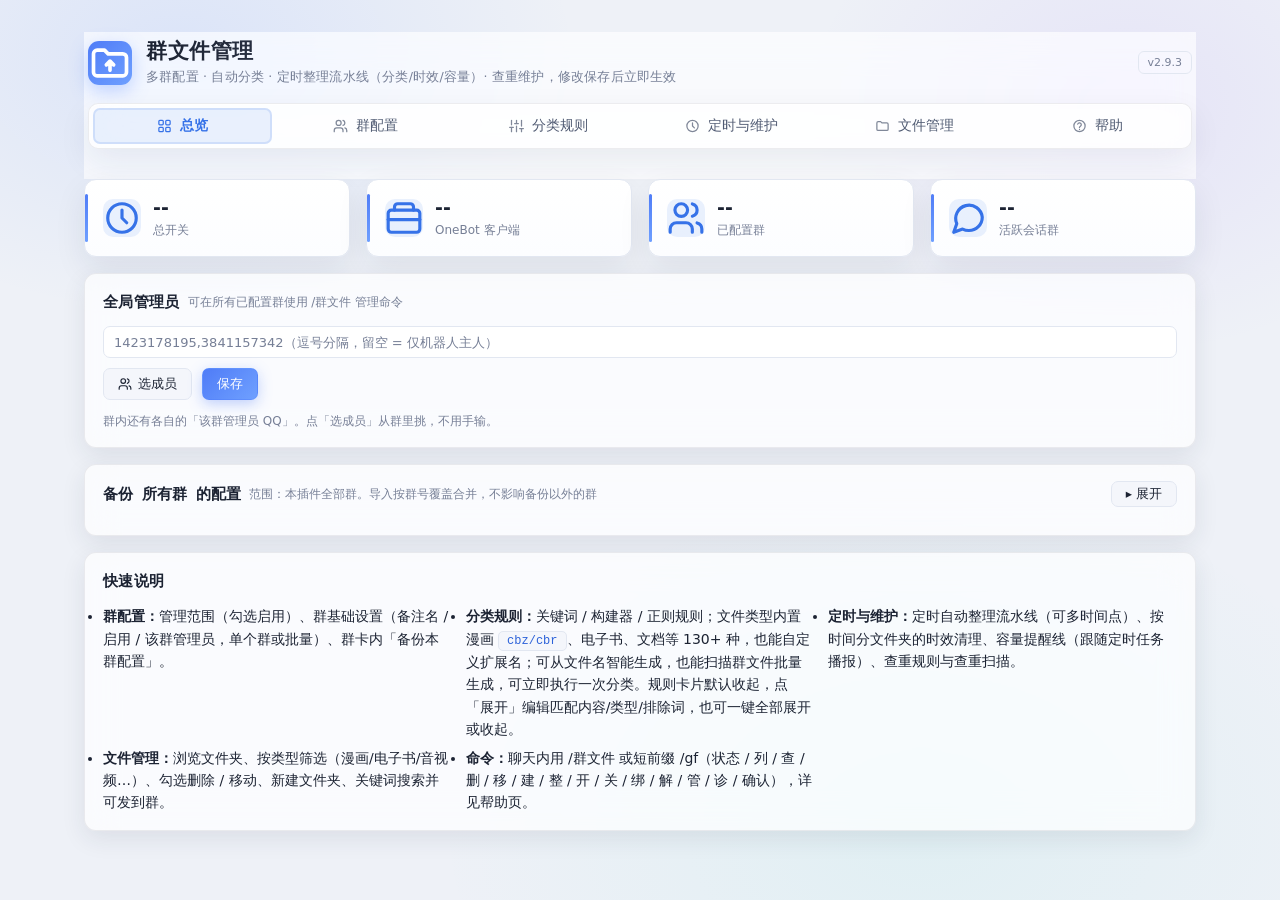
<file: pages/console/index.html>
﻿<!DOCTYPE html>
<html lang="zh-CN">
<head>
  <meta charset="UTF-8">
  <meta name="viewport" content="width=device-width, initial-scale=1.0">
  <title>群文件管理</title>
  <link rel="stylesheet" href="./style.css?v=2.9.3">
</head>
<body>
  <div class="container">
    <header class="header">
      <div class="brand">
        <div class="logo"><svg viewBox="0 0 24 24" fill="none" stroke="currentColor" stroke-width="2" stroke-linecap="round" stroke-linejoin="round"><path d="M3 7a2 2 0 0 1 2-2h4l2 2h8a2 2 0 0 1 2 2v8a2 2 0 0 1-2 2H5a2 2 0 0 1-2-2z"/><path d="M12 11v5m0-5 2 2m-2-2-2 2"/></svg></div>
        <div>
          <h1>群文件管理</h1>
          <p class="subtitle">多群配置 · 自动分类 · 定时整理流水线（分类/时效/容量）· 查重维护，修改保存后立即生效</p>
        </div>
        <div class="brand-meta"><span class="ver-chip">v2.9.3</span></div>
      </div>
      <nav class="tabs">
        <button class="tab-btn active" data-tab="overview" type="button"><svg viewBox="0 0 24 24" fill="none" stroke="currentColor" stroke-width="2" stroke-linecap="round" stroke-linejoin="round"><rect x="3" y="3" width="7" height="7" rx="1.5"/><rect x="14" y="3" width="7" height="7" rx="1.5"/><rect x="3" y="14" width="7" height="7" rx="1.5"/><rect x="14" y="14" width="7" height="7" rx="1.5"/></svg><span>总览</span></button>
        <button class="tab-btn" data-tab="groups" type="button"><svg viewBox="0 0 24 24" fill="none" stroke="currentColor" stroke-width="2" stroke-linecap="round" stroke-linejoin="round"><path d="M16 21v-2a4 4 0 0 0-4-4H6a4 4 0 0 0-4 4v2"/><circle cx="9" cy="7" r="4"/><path d="M22 21v-2a4 4 0 0 0-3-3.87"/><path d="M16 3.13a4 4 0 0 1 0 7.75"/></svg><span>群配置</span></button>
        <button class="tab-btn" data-tab="rules" type="button"><svg viewBox="0 0 24 24" fill="none" stroke="currentColor" stroke-width="2" stroke-linecap="round" stroke-linejoin="round"><line x1="4" y1="21" x2="4" y2="14"/><line x1="4" y1="10" x2="4" y2="3"/><line x1="12" y1="21" x2="12" y2="12"/><line x1="12" y1="8" x2="12" y2="3"/><line x1="20" y1="21" x2="20" y2="16"/><line x1="20" y1="12" x2="20" y2="3"/><line x1="1" y1="14" x2="7" y2="14"/><line x1="9" y1="8" x2="15" y2="8"/><line x1="17" y1="16" x2="23" y2="16"/></svg><span>分类规则</span></button>
        <button class="tab-btn" data-tab="maint" type="button"><svg viewBox="0 0 24 24" fill="none" stroke="currentColor" stroke-width="2" stroke-linecap="round" stroke-linejoin="round"><circle cx="12" cy="12" r="9"/><path d="M12 7v5l3 3"/></svg><span>定时与维护</span></button>
        <button class="tab-btn" data-tab="files" type="button"><svg viewBox="0 0 24 24" fill="none" stroke="currentColor" stroke-width="2" stroke-linecap="round" stroke-linejoin="round"><path d="M3 7a2 2 0 0 1 2-2h4l2 2h8a2 2 0 0 1 2 2v8a2 2 0 0 1-2 2H5a2 2 0 0 1-2-2z"/></svg><span>文件管理</span></button>        <button class="tab-btn" data-tab="help" type="button"><svg viewBox="0 0 24 24" fill="none" stroke="currentColor" stroke-width="2" stroke-linecap="round" stroke-linejoin="round"><circle cx="12" cy="12" r="9"/><path d="M9.1 9a3 3 0 0 1 5.8 1c0 2-3 2.5-3 4.5"/><line x1="12" y1="17.5" x2="12" y2="17.6"/></svg><span>帮助</span></button>
      </nav>
    </header>

    <!-- Tab 1: 总览 -->
    <section id="tab-overview" class="tab-content active">
      <div class="status-cards">
        <div class="status-card"><div class="stat-ico"><svg viewBox="0 0 24 24" fill="none" stroke="currentColor" stroke-width="2" stroke-linecap="round" stroke-linejoin="round"><circle cx="12" cy="12" r="9"/><path d="M12 7v5l3 3"/></svg></div><div><div class="stat-val" id="val-enabled">--</div><div class="stat-label">总开关</div></div></div>
        <div class="status-card"><div class="stat-ico"><svg viewBox="0 0 24 24" fill="none" stroke="currentColor" stroke-width="2" stroke-linecap="round" stroke-linejoin="round"><rect x="2" y="7" width="20" height="14" rx="2"/><path d="M6 7V5a2 2 0 0 1 2-2h8a2 2 0 0 1 2 2v2"/><path d="M2 13h20"/></svg></div><div><div class="stat-val" id="val-bound">--</div><div class="stat-label">OneBot 客户端</div></div></div>
        <div class="status-card"><div class="stat-ico"><svg viewBox="0 0 24 24" fill="none" stroke="currentColor" stroke-width="2" stroke-linecap="round" stroke-linejoin="round"><path d="M16 21v-2a4 4 0 0 0-4-4H6a4 4 0 0 0-4 4v2"/><circle cx="9" cy="7" r="4"/><path d="M22 21v-2a4 4 0 0 0-3-3.87"/><path d="M16 3.13a4 4 0 0 1 0 7.75"/></svg></div><div><div class="stat-val" id="val-groups">--</div><div class="stat-label">已配置群</div></div></div>
        <div class="status-card"><div class="stat-ico"><svg viewBox="0 0 24 24" fill="none" stroke="currentColor" stroke-width="2" stroke-linecap="round" stroke-linejoin="round"><path d="M21 11.5a8.4 8.4 0 0 1-8.5 8.4 8.6 8.6 0 0 1-3.9-.9L3 21l1.9-5.4a8.4 8.4 0 1 1 16.1-4.1z"/></svg></div><div><div class="stat-val" id="val-umi">--</div><div class="stat-label">活跃会话群</div></div></div>
      </div>

      <div class="section">
        <div class="section-header">
          <h2>全局管理员</h2>
          <span class="hint-text">可在所有已配置群使用 /群文件 管理命令</span>
        </div>
        <div class="toolbar">
          <input id="ov-admins" type="text" placeholder="1423178195,3841157342（逗号分隔，留空 = 仅机器人主人）" />
          <button id="ov-admin-pick" class="btn" type="button"><svg width="14" height="14" viewBox="0 0 24 24" fill="none" stroke="currentColor" stroke-width="2" stroke-linecap="round" stroke-linejoin="round"><path d="M16 21v-2a4 4 0 0 0-4-4H6a4 4 0 0 0-4 4v2"/><circle cx="9" cy="7" r="4"/><path d="M22 21v-2a4 4 0 0 0-3-3.87"/><path d="M16 3.13a4 4 0 0 1 0 7.75"/></svg>选成员</button>
          <button id="ov-admin-save" class="btn btn-primary" type="button">保存</button>
        </div>
        <p class="form-hint">群内还有各自的「该群管理员 QQ」。点「选成员」从群里挑，不用手输。</p>
        <div id="ov-admin-panel" class="sub-panel" style="display:none;"></div>
      </div>

      <div class="section">
        <div class="section-header">
          <h2>备份 <b>所有群</b> 的配置</h2>
          <span class="hint-text">范围：本插件全部群。导入按群号覆盖合并，不影响备份以外的群</span>
          <button id="ov-backup-toggle" class="btn btn-sm" type="button" style="flex:none;margin-left:auto;">▸ 展开</button>
        </div>
        <div id="ov-backup-body" style="display:none;">
          <details class="g-backup-sec" id="ov-export-sec">
            <summary>导出所有群配置</summary>
            <textarea id="ov-export-text" rows="6" readonly placeholder="展开即自动生成" style="width:100%;font-family:monospace;font-size:12px;margin-top:var(--sp-2);"></textarea>
            <div class="toolbar" style="margin-top:var(--sp-2);">
              <button id="ov-export-copy" class="btn" type="button">复制 JSON</button>
              <button id="ov-export-dl" class="btn btn-primary" type="button">下载备份文件</button>
              <span class="hint-text" id="ov-export-msg"></span>
            </div>
          </details>
          <details class="g-backup-sec" id="ov-import-sec">
            <summary>导入所有群配置（按群号覆盖合并）</summary>
            <div class="muted" style="margin-bottom:var(--sp-2);">已有群覆盖同名配置、备份里的新群自动创建、当前多余群不受影响。</div>
            <textarea id="ov-import-text" rows="6" placeholder="把全局备份 JSON 完整粘贴到这里" style="width:100%;font-family:monospace;font-size:12px;"></textarea>
            <div class="toolbar" style="margin-top:var(--sp-2);">
              <button id="ov-import-file-btn" class="btn" type="button">选择文件…</button>
              <button id="ov-import-go" class="btn btn-danger" type="button">确认覆盖导入</button>
              <button id="ov-import-cancel" class="btn" type="button">清空</button>
              <span class="hint-text" id="ov-import-name"></span>
              <span class="hint-text" id="ov-import-msg"></span>
            </div>
            <input type="file" id="ov-import-file" accept=".json,application/json" style="display:none;" />
          </details>
          <p class="form-hint">单群备份在「群配置 → 群基础设置」每个群卡内；仅维护四块的备份在「定时与维护」页。</p>
        </div>
      </div>

      <div class="section">
        <div class="section-header">
          <h2>快速说明</h2>
        </div>
        <ul class="quick-help">
          <li><b>群配置：</b>管理范围（勾选启用）、群基础设置（备注名 / 启用 / 该群管理员，单个群或批量）、群卡内「备份本群配置」。</li>
          <li><b>分类规则：</b>关键词 / 构建器 / 正则规则；文件类型内置漫画 <code>cbz/cbr</code>、电子书、文档等 130+ 种，也能自定义扩展名；可从文件名智能生成，也能扫描群文件批量生成，可立即执行一次分类。规则卡片默认收起，点「展开」编辑匹配内容/类型/排除词，也可一键全部展开或收起。</li>
          <li><b>定时与维护：</b>定时自动整理流水线（可多时间点）、按时间分文件夹的时效清理、容量提醒线（跟随定时任务播报）、查重规则与查重扫描。</li>
          <li><b>文件管理：</b>浏览文件夹、按类型筛选（漫画/电子书/音视频…）、勾选删除 / 移动、新建文件夹、关键词搜索并可发到群。</li>
          <li><b>命令：</b>聊天内用 /群文件 或短前缀 /gf（状态 / 列 / 查 / 删 / 移 / 建 / 整 / 开 / 关 / 绑 / 解 / 管 / 诊 / 确认），详见帮助页。</li>
        </ul>
      </div>
    </section>

    <!-- Tab 2: 群配置（群基础信息） -->
    <section id="tab-groups" class="tab-content">
      <div class="section g-shell">
        <div class="subnav g-subnav" id="g-subnav">
          <button class="subchip active" data-pane="scope" type="button">管理范围</button>
          <button class="subchip" data-pane="edit" type="button">群基础设置</button>
        </div>

        <div id="g-pane-scope" class="g-pane">
          <div class="section-header">
            <h2>管理范围</h2>
            <span class="hint-text">勾选用本插件，取消=停用（配置保留）</span>
            <span class="hint-text g-scope-count g-scope-count-top"></span>
          </div>
          <div class="toolbar g-scope-toolbar">
            <input type="text" id="g-search" placeholder="搜索群名 / 群号…" />
          </div>
          <div id="g-scope-list" class="g-scope-list"></div>
          <p class="form-hint">勾选=启用（未配置会自动创建）；取消勾选=停用（配置保留，随时勾回来）。每行「配置」进入该群基础设置。</p>

          <div class="g-add-row">
            <button class="g-add-toggle btn btn-sm" type="button">＋ 手动添加 / 指定群号</button>
            <span class="hint-text">机器人拉不到群列表时用</span>
          </div>
          <div class="sub-panel g-add-panel" style="display:none;">
            <div class="form-grid">
              <div class="field">
                <label>从机器人所在群选择</label>
                <select id="g-pick"><option value="">— 选择群 —</option></select>
              </div>
              <div class="field">
                <label>群号（必填）</label>
                <input type="text" id="g-gid" placeholder="例如 1128651283" />
              </div>
              <div class="field">
                <label>备注名（可选）</label>
                <input type="text" id="g-name" placeholder="留空用群名" />
              </div>
            </div>
            <div class="toolbar g-add-actions">
              <button class="btn btn-primary" id="g-save" type="button">保存群</button>
              <button class="btn" id="g-reset" type="button">清空表单</button>
            </div>
          </div>
        </div>

        <div id="g-pane-edit" class="g-pane" style="display:none;">
          <div class="subnav g-edit-modes" id="g-edit-modes">
            <button class="subchip active" data-mode="single" type="button">单个群</button>
            <button class="subchip" data-mode="batch" type="button">批量编辑</button>
          </div>
          <div id="g-edit-single">
            <div class="toolbar g-edit-bar">
              <select id="g-edit-sel"></select>
              <span class="hint-text">编辑该群基础信息与管理命令权限</span>
            </div>
            <div id="g-edit-host"></div>
          </div>
          <div id="g-edit-batch" style="display:none;">
            <div class="toolbar g-edit-bar">
              <span class="hint-text">勾选多个群后，用下方「批量操作」一次应用（只改勾选的群）</span>
              <span class="hint-text g-batch-count" id="g-batch-count"></span>
            </div>
            <div id="g-batch-list" class="g-batch-list"></div>
            <div class="toolbar g-batch-bar">
              <label class="inline-check"><input type="checkbox" id="g-batch-all" /> 全选</label>
              <button class="btn btn-primary" id="g-batch-enable" type="button">启用选中</button>
              <button class="btn" id="g-batch-disable" type="button">停用选中</button>
              <input type="text" id="g-batch-admins" placeholder="管理员 QQ（逗号分隔）" />
              <button class="btn" id="g-batch-add" type="button">追加管理员</button>
              <button class="btn" id="g-batch-remove" type="button">移除管理员</button>
              <span class="hint-text" id="g-batch-msg"></span>
            </div>
          </div>
        </div>
      </div>
    </section>

    <!-- Tab 3: 分类规则 -->
    <section id="tab-rules" class="tab-content">
      <div class="section">
        <div class="toolbar" style="margin-bottom:0;">
          <select id="r-group"></select>
          <button id="r-save" class="btn btn-primary" type="button">保存全部规则</button>
          <span id="r-dirty" class="dirty-badge" style="display:none;">● 未保存</span>
          <span class="hint-text">规则保存后立即生效，无需重启</span>
        </div>
      </div>
      <div id="rules-body">
        <div class="section empty-state">请先在「群配置」添加群，再在这里配置分类规则。</div>
      </div>
    </section>

    <!-- Tab 4: 定时与维护 -->
    <section id="tab-maint" class="tab-content">
      <div class="section">
        <div class="m-chips" id="m-chips"></div>
        <div class="toolbar" style="margin-bottom:0;">
          <button id="m-save" class="btn btn-primary" type="button">保存维护设置</button>
          <span class="hint-text">仅本群「定时 / 容量 / 老文件 / 查重」四块，不含规则与管理员</span>
          <button id="m-backup-toggle" class="btn btn-sm" type="button" style="margin-left:auto;">▸ 备份这些设置</button>
        </div>
        <details id="m-backup" class="m-backup">
          <summary class="m-backup-sum">备份 <b>本群维护设置</b>（定时 / 容量 / 老文件 / 查重）</summary>
          <details class="g-backup-sec" id="m-export-sec">
            <summary>导出维护设置</summary>
            <textarea id="m-export-text" rows="4" readonly style="width:100%;font-family:monospace;font-size:12px;margin-top:var(--sp-2);" placeholder="展开即自动生成"></textarea>
            <div class="toolbar" style="margin-top:var(--sp-2);">
              <button id="m-export-copy" class="btn" type="button">复制 JSON</button>
              <button id="m-export-dl" class="btn btn-primary" type="button">下载文件</button>
              <span class="hint-text" id="m-export-msg"></span>
            </div>
          </details>
          <details class="g-backup-sec" id="m-import-sec">
            <summary>导入维护设置（覆盖这四块）</summary>
            <div class="muted" style="margin-bottom:var(--sp-2);">只覆盖本群「定时 / 容量 / 老文件 / 查重」，规则与管理员不动。</div>
            <textarea id="m-import-text" rows="4" placeholder="粘贴此前导出的维护设置 JSON"></textarea>
            <div class="toolbar" style="margin-top:var(--sp-2);">
              <button id="m-import-pick" class="btn" type="button">选择文件…</button>
              <button id="m-import-go" class="btn btn-danger" type="button">确认覆盖导入</button>
              <button id="m-import-cancel" class="btn" type="button">清空</button>
              <span class="hint-text" id="m-import-name"></span>
              <span class="hint-text" id="m-import-msg"></span>
            </div>
            <input type="file" id="m-import-file" accept=".json,application/json" style="display:none;" />
          </details>
        </details>
      </div>
      <div id="maint-body">
        <div class="section empty-state">请先在「群配置」添加群。</div>
      </div>
    </section>

    <!-- Tab 5: 文件管理 -->
    <section id="tab-files" class="tab-content">
      <div class="section g-shell">
        <div class="section-header">
          <h2>浏览与筛选</h2>
          <span class="hint-text" id="f-status"></span>
        </div>
        <div class="toolbar f-bar">
          <select id="f-group"></select>
          <select id="f-folder"><option value="">根目录</option></select>
          <button id="f-type-btn" class="btn f-type-btn" type="button" title="按文件类型筛选（可多选，会记住上次选择）">类型：全部 ▾</button>
          <button id="f-refresh" class="btn btn-primary" type="button">刷新</button>
          <button id="f-cleanup" class="btn" type="button" style="margin-left:auto;" title="按分类规则立即移动一次（与「分类规则」页同一逻辑）">触发分类</button>
        </div>
        <div class="toolbar type-bar" id="f-type-bar" style="display:none;"></div>
        <div class="toolbar f-bar f-page-bar">
          <button id="f-prev" class="btn" type="button">上一页</button>
          <span class="hint-text" id="f-page"></span>
          <button id="f-next" class="btn" type="button">下一页</button>
        </div>

        <div class="section-header" style="margin-top:var(--sp-4);">
          <h2>批量操作</h2>
          <span class="hint-text">先勾选文件行，再执行</span>
        </div>
        <div class="toolbar f-bar">
          <button id="f-del" class="btn btn-danger" type="button">删除勾选</button>
          <select id="f-move-target"><option value="">移动到…</option></select>
          <button id="f-move" class="btn" type="button">移动勾选</button>
          <label class="inline-check">
            <input type="checkbox" id="f-selectall" /> 全选当前列表
          </label>
        </div>

        <div class="section-header" style="margin-top:var(--sp-4);">
          <h2>新建文件夹</h2>
          <span class="hint-text">在所选群根目录创建</span>
        </div>
        <div class="toolbar f-bar">
          <input type="text" id="f-newfolder" placeholder="新建文件夹名（自定义）" />
          <button id="f-newfolder-btn" class="btn" type="button">新建文件夹</button>
        </div>

        <div class="section-header" style="margin-top:var(--sp-4);">
          <h2>搜索</h2>
          <span class="hint-text">扫根目录与所有子文件夹；结果可直接发送</span>
        </div>
        <div class="toolbar f-bar">
          <input type="text" id="f-search" placeholder="🔍 关键词查文件（回车搜索）" />
          <button id="f-search-btn" class="btn btn-primary" type="button">搜索</button>
          <span class="hint-text" id="f-search-status"></span>
        </div>
      </div>
      <div class="section">
        <div id="f-search-res" class="sub-panel" style="display:none;"></div>
        <div id="f-files"><div class="empty-state">选择群后加载文件列表</div></div>
      </div>
    </section>

    <!-- Tab 9: 帮助 -->
    <section id="tab-help" class="tab-content">
      <div class="section">
        <div class="section-header">
          <h2>指令速查（设置类统一走本控制台）</h2>
        </div>
        <pre class="help-pre" id="help-text"></pre>
      </div>
    </section>
  </div>

  <div id="toast" class="toast hidden"></div>
  <script type="module" src="./app.js?v=2.9.3"></script>
</body>
</html>
</file>
<file: pages/console/style.css>
﻿/* ============================================================
   群文件管理 · v2.2.0 视觉系统（精细版）
   设计语言：深浅双主题（跟随系统）/ 层次卡片 / 线性图标
   圆角规范：卡片 12px · 控件 7px · 小标签 6px（无药丸形）
   ============================================================ */
:root{
  color-scheme:dark;  /* UA 原生部件（滚轮/弹层）跟随深色，防黑块/灰白错位 */
  --bg:#0e1119; --bg2:#0b0e15;
  --surface:rgba(255,255,255,.032);
  --surface-2:rgba(255,255,255,.055);
  --surface-3:rgba(255,255,255,.085);
  --border:rgba(255,255,255,.085); --border-2:rgba(255,255,255,.16);
  --text:#e9edf6; --text-2:#a6b0c6; --muted:#7e879c;
  --accent:#5b8cff; --accent-2:#82adff; --accent-soft:rgba(91,140,255,.14);
  --ok:#34c98e; --ok-soft:rgba(52,201,142,.14);
  --warn:#f0b23d; --warn-soft:rgba(240,178,61,.14);
  --danger:#f0644d; --danger-soft:rgba(240,100,77,.14);
  --r-card:12px; --r-ctl:7px; --r-chip:6px;
  --solid:#141a26;  /* 输入控件不透明底（贴近玻璃卡面合成色，原生 select 不支持半透明） */
  --sh-card:0 1px 0 rgba(255,255,255,.045) inset, 0 16px 40px rgba(0,0,0,.42);
  --sh-pop:0 24px 64px rgba(0,0,0,.55);
  --sh-focus:0 0 0 2px rgba(91,140,255,.18);
  --grad:linear-gradient(135deg,#4f7cf7 0%,#6fa0ff 100%);
  /* v2.9.0 间距体系：全部按 8 的倍数，布局只用这几个变量 */
  --sp-1:4px; --sp-2:8px; --sp-3:12px; --sp-4:16px; --sp-5:24px; --sp-6:32px;
  --pad-page:24px;      /* 页面左右留白 */
  --pad-card:16px;      /* 卡片内边距 */
  --gap-card:16px;      /* 卡片之间 */
  --gap-ctl:8px;        /* 控件之间 */
  --h-ctl:32px;         /* 输入/按钮统一高度 */
  --h-ctl-sm:26px;
}
[data-theme="light"]{
  color-scheme:light;
  --solid:#ffffff;
  --bg:#eef1f7; --bg2:#f8fafc;
  --surface:#ffffff;
  --surface-2:#f4f6fb;
  --surface-3:#e9edf5;
  --border:#e2e7f1; --border-2:#cbd3e2;
  --text:#1c2333; --text-2:#4f5a72; --muted:#767f96;
  --accent:#3672e8; --accent-2:#5b8cff; --accent-soft:rgba(54,114,232,.1);
  --ok:#149b68; --ok-soft:rgba(20,155,104,.1);
  --warn:#b97e17; --warn-soft:rgba(185,126,23,.12);
  --danger:#d5452f; --danger-soft:rgba(213,69,47,.1);
  --sh-card:0 1px 0 rgba(255,255,255,.7) inset, 0 12px 32px rgba(23,34,64,.08);
  --sh-pop:0 24px 64px rgba(23,34,64,.16);
  --sh-focus:0 0 0 2px rgba(54,114,232,.14);
}

*{box-sizing:border-box;margin:0;padding:0}
svg{display:block;flex:none}
html{-webkit-text-size-adjust:100%}
body{
  background:
    radial-gradient(1100px 480px at 50% -140px, rgba(91,140,255,.1), transparent 65%),
    linear-gradient(180deg,var(--bg) 0%, var(--bg2) 100%);
  background-attachment:fixed;
  color:var(--text);
  font-family:"PingFang SC","Microsoft YaHei UI","Segoe UI",system-ui,sans-serif;
  font-size:14px;line-height:1.6;min-height:100vh;
  transition:background .25s,color .25s;
}
button{font-family:inherit}
input,select,textarea{font-family:inherit;color:var(--text)}
::placeholder{color:var(--muted)}
.muted{color:var(--muted);font-size:12.5px}
.hint,.hint-text,.form-hint{color:var(--muted);font-size:12px}
a{color:var(--accent)}

/* ============ 品牌头 + 胶囊导航 ============ */
.container{max-width:1160px;margin:0 auto;padding:var(--sp-6) var(--pad-page) 64px}
.header{padding:6px 4px 14px}
.brand{display:flex;align-items:center;gap:14px}
.logo{
  width:44px;height:44px;border-radius:11px;background:var(--grad);
  display:grid;place-items:center;color:#fff;flex:none;
  box-shadow:0 6px 18px rgba(91,140,255,.35);
}
h1{
  font-size:21px;font-weight:700;letter-spacing:.5px;line-height:1.25;
  background:linear-gradient(90deg,var(--text),var(--text-2));
  -webkit-background-clip:text;background-clip:text;-webkit-text-fill-color:transparent;
}
.subtitle{color:var(--muted);font-size:12.5px;margin-top:3px;letter-spacing:.2px}
.brand-meta{margin-left:auto;display:flex;align-items:center;gap:8px}
.ver-chip{
  font-size:11px;color:var(--muted);border:1px solid var(--border);
  padding:2px 9px;border-radius:var(--r-chip);font-variant-numeric:tabular-nums;
}
.tabs{
  display:flex;gap:var(--sp-1);padding:var(--sp-1);border-radius:10px;background:var(--surface);
  border:1px solid var(--border);margin:var(--sp-4) 0 var(--sp-4);position:sticky;top:var(--sp-2);z-index:50;
  backdrop-filter:blur(14px);-webkit-backdrop-filter:blur(14px);
  box-shadow:var(--sh-card);
}
.tab-btn{
  flex:1;padding:9px 10px;border:none;background:transparent;color:var(--text-2);
  border-radius:var(--r-ctl);cursor:pointer;font-size:13.5px;font-weight:500;
  display:flex;align-items:center;justify-content:center;gap:8px;transition:all .16s;
  white-space:nowrap;
}
.tab-btn svg{opacity:.72;width:15px;height:15px;transform:translateY(-.5px)}
.tab-btn:hover{color:var(--text);background:var(--surface-2)}
.tab-btn.active{
  background:var(--accent-soft);color:var(--accent);font-weight:600;
  box-shadow:var(--sh-focus) inset;
}
.tab-btn.active svg{opacity:1}

/* ============ 页签内容切换 ============ */
.tab-content{display:none}
.tab-content.active{display:block;animation:fadeUp .2s ease}
@keyframes fadeUp{from{opacity:0;transform:translateY(4px)}to{opacity:1;transform:none}}

/* ============ 卡片（= 原 section）============ */
.section,.card{
  background:linear-gradient(180deg,var(--surface-2),var(--surface));
  border:1px solid var(--border);border-radius:var(--r-card);
  box-shadow:var(--sh-card);padding:var(--pad-card) 18px;margin-bottom:var(--gap-card);
}
[data-theme="light"] .section,[data-theme="light"] .card{
  background:linear-gradient(180deg,#ffffff,#fcfdff);
}
.section-header{display:flex;align-items:center;gap:var(--sp-2);margin-bottom:var(--sp-3)}
.section-header h2,.card-head h2{
  font-size:15px;font-weight:600;color:var(--text);letter-spacing:.3px;
  display:flex;align-items:center;gap:var(--sp-2);
}
.section-header .spacer{flex:1}
.sec-ico{
  width:28px;height:28px;border-radius:8px;display:grid;place-items:center;flex:none;
  background:var(--accent-soft);color:var(--accent);
}
.h2-gbadge{margin-left:auto}

/* ============ 统计卡（总览）============ */
.status-cards{display:grid;grid-template-columns:repeat(auto-fit,minmax(200px,1fr));gap:var(--gap-card);margin-bottom:16px}
.status-card{
  position:relative;overflow:hidden;display:flex;align-items:center;gap:var(--sp-3);
  background:linear-gradient(180deg,var(--surface-2),var(--surface));
  border:1px solid var(--border);border-radius:var(--r-card);
  box-shadow:var(--sh-card);padding:16px 18px;transition:all .18s;
}
[data-theme="light"] .status-card{background:linear-gradient(180deg,#fff,#fcfdff)}
.status-card::before{
  content:"";position:absolute;left:0;top:14px;bottom:14px;width:3px;border-radius:3px;
  background:var(--grad);
}
.status-card.ok::before{background:linear-gradient(180deg,#34c98e,#2aa777)}
.status-card.warn::before{background:linear-gradient(180deg,#f0b23d,#d9992a)}
.status-card.off::before{background:linear-gradient(180deg,#7e879c,#66708a)}
.stat-ico{
  width:38px;height:38px;border-radius:10px;display:grid;place-items:center;flex:none;
  background:var(--accent-soft);color:var(--accent);
}
.status-card.ok .stat-ico{background:var(--ok-soft);color:var(--ok)}
.status-card.warn .stat-ico{background:var(--warn-soft);color:var(--warn)}
.status-card.off .stat-ico{background:var(--surface-3);color:var(--muted)}
.stat-val{font-size:19px;font-weight:700;font-variant-numeric:tabular-nums;line-height:1.2}
.stat-label{font-size:12px;color:var(--muted);margin-top:2px}

/* ============ 按钮 ============ */
.btn{
  display:inline-flex;align-items:center;justify-content:center;gap:6px;padding:0 14px;min-height:var(--h-ctl);border-radius:var(--r-ctl);
  border:1px solid var(--border);background:var(--surface-2);color:var(--text);
  font-size:13px;font-weight:500;cursor:pointer;transition:all .15s;
}
.btn:hover{background:var(--surface-3);border-color:var(--border-2);transform:translateY(-1px)}
.btn:active{transform:translateY(0)}
.btn:disabled{opacity:.45;cursor:not-allowed;transform:none}
.btn-primary{
  background:var(--grad);border:1px solid rgba(91,140,255,.4);color:#fff;
  box-shadow:0 4px 14px rgba(79,124,247,.35);
}
.btn-primary:hover{background:var(--grad);filter:brightness(1.08);border-color:var(--accent-2)}
.btn-danger{color:var(--danger);border-color:rgba(240,100,77,.35)}
.btn-danger:hover{background:var(--danger-soft);border-color:rgba(240,100,77,.55)}
.btn-sm{padding:4px 10px;font-size:12.5px;min-height:var(--h-ctl-sm)}
.btn svg{width:14px;height:14px}
.btn-primary svg{width:14px;height:14px}

/* ============ 输入控件 ============ */
.field,.toolbar input[type="text"],.toolbar input:not([type]),.toolbar select,
.sub-panel input[type="text"],.sub-panel select,
input[type="text"],select,textarea,
input:not([type="checkbox"]):not([type="radio"]):not([type="file"]):not([type="button"]):not([type="submit"]):not([type="reset"]){
  background:var(--solid);border:1px solid var(--border);border-radius:var(--r-ctl);
  padding:6px 10px;font-size:13px;color:var(--text);outline:none;transition:all .15s;width:100%;
  min-height:var(--h-ctl);
}
.toolbar input,.toolbar select,.toolbar textarea{width:auto}
select option{background:var(--solid);color:var(--text)}
input:focus,select:focus,textarea:focus{
  outline:none;border-color:var(--accent);box-shadow:var(--sh-focus) inset;
}
button:focus{outline:none}
a:focus-visible{outline:none}
select{
  appearance:none;-webkit-appearance:none;padding-right:28px;cursor:pointer;
  color-scheme:dark light;
  background-image:url("data:image/svg+xml;utf8,<svg xmlns='http://www.w3.org/2000/svg' width='12' height='12' viewBox='0 0 24 24' fill='none' stroke='%237e879c' stroke-width='2.4' stroke-linecap='round' stroke-linejoin='round'><path d='m6 9 6 6 6-6'/></svg>");
  background-repeat:no-repeat;background-position:right 10px center;
}
textarea{resize:vertical;line-height:1.5}
input[type="checkbox"]{
  width:16px;height:16px;flex:none;accent-color:var(--accent);cursor:pointer;
}
input[type="number"]{font-variant-numeric:tabular-nums}
input[type="number"]::-webkit-inner-spin-button,
input[type="number"]::-webkit-outer-spin-button{opacity:.55}

/* ============ 开关式复选行 ============ */

/* 群基础信息：外部大框统一收拢（启用/管理员/保存），内部无线化留白 */
.g-basic{display:flex;flex-direction:column;gap:11px;padding:13px 15px}
.g-basic-title{font-size:12px;font-weight:600}
.g-basic .enable-check{margin:0;padding:5px 9px}
.g-basic .field{gap:0}
.g-basic .g-admins{padding:6px 10px;font-size:12px}
.g-basic .g-save-bar{margin:0}
.g-basic .g-save-bar .hint-text{font-size:11px;opacity:.8}
.g-basic .g-admin-panel{margin:0}

/* 启用开关行：次级轻量（默认素净，勾选后淡绿提示状态） */
.enable-check{
  display:flex;align-items:center;gap:var(--sp-2);flex-wrap:wrap;padding:6px 10px;margin:var(--sp-3) 0;
  border:1px solid transparent;border-radius:var(--r-ctl);
  background:transparent;font-size:12px;color:var(--text-2);cursor:pointer;
  transition:all .15s;
}
.enable-check .ec-main{flex:none;font-weight:600;font-size:12px}
.enable-check .ec-sub{flex:1 1 260px;min-width:0;font-size:11px;color:var(--text-2);opacity:.75}
.enable-check:hover{border-color:var(--border)}
.enable-check:has(input:checked){border-color:rgba(52,201,142,.25);background:var(--ok-soft)}
.enable-check:has(input:checked) .ec-main{color:var(--ok)}

/* ============ 工具栏 ============ */
.toolbar{display:flex;flex-wrap:wrap;gap:var(--gap-ctl);align-items:center;margin-bottom:var(--sp-3)}
.toolbar .hint,.toolbar .hint-text{flex:none}
.toolbar .spacer{flex:1}
.field{margin-bottom:0}
.form-grid{display:grid;grid-template-columns:repeat(auto-fit,minmax(180px,1fr));gap:var(--gap-ctl) var(--sp-4);margin:12px 0}
.form-grid .field{display:flex;flex-direction:column;gap:5px}
label.field > span,.field-label{font-size:12px;color:var(--text-2);font-weight:500}

/* ============ 子面板（浮层卡）============ */
.g-scope-toolbar{margin-bottom:var(--sp-2)}
.g-scope-count-top{font-size:11.5px}
.g-add-row{display:flex;align-items:center;gap:var(--sp-2);margin-top:var(--sp-3)}
.g-add-actions{margin:var(--sp-3) 0 0}
.g-edit-bar{margin-bottom:var(--sp-3)}
.g-edit-bar select{flex:1 1 260px;max-width:360px}
.sub-panel{
  border:1px solid var(--border);border-radius:var(--r-ctl);
  background:var(--bg2);padding:14px;margin:10px 0;
  box-shadow:0 4px 16px rgba(0,0,0,.18);
}
[data-theme="light"] .g-scope-toolbar{margin-bottom:var(--sp-2)}
.sub-panel{background:#f4f6fb;box-shadow:none}

/* ============ 徽章 / 标签 ============ */
.badge{
  display:inline-flex;align-items:center;gap:5px;
  font-size:11.5px;padding:3px 10px;border-radius:var(--r-chip);font-weight:500;
  border:1px solid var(--border);color:var(--text-2);background:var(--surface-2);
}
.badge.ok{color:var(--ok);background:var(--ok-soft);border-color:rgba(52,201,142,.3)}
.badge.warn{color:var(--warn);background:var(--warn-soft);border-color:rgba(240,178,61,.35)}
.badge.err,.badge.bad{color:var(--danger);background:var(--danger-soft);border-color:rgba(240,100,77,.35)}
.g-badge{
  font-size:11px;padding:2px 10px;margin-left:8px;border-radius:var(--r-chip);
  border:1px solid rgba(91,140,255,.3);background:var(--accent-soft);color:var(--accent);
  font-variant-numeric:tabular-nums;white-space:nowrap;
}
.g-scope-count{margin-left:auto}

/* ============ 管理员 chips ============ */
.admin-chips{display:flex;flex-wrap:wrap;gap:var(--sp-2);margin:var(--sp-2) 0}
.a-chip{
  display:inline-flex;align-items:center;gap:var(--sp-1);padding:4px 10px 4px 5px;
  border-radius:var(--r-chip);background:var(--surface-2);border:1px solid var(--border);
  font-size:12.5px;
}
.a-chip img,.a-chip .a-ava{width:24px;height:24px;border-radius:50%;background:var(--surface-3);object-fit:cover}
.a-chip .x{cursor:pointer;color:var(--muted);display:grid;place-items:center;width:18px;height:18px;border-radius:5px;transition:all .12s}
.a-chip .x:hover{color:var(--danger);background:var(--danger-soft)}

/* ============ 管理范围（总览）============ */
.scope-search{display:flex;gap:8px;margin-bottom:12px}
.scope-search input{flex:1}
.g-scope-row{
  display:flex;align-items:center;gap:var(--sp-2);padding:8px 12px;margin-bottom:var(--sp-2);
  border:1px solid var(--border);border-radius:var(--r-ctl);background:var(--surface);
  cursor:pointer;transition:all .15s;
}
.g-scope-row:hover{border-color:var(--border-2);background:var(--surface-2);transform:translateX(2px)}
.g-scope-row.on{border-color:rgba(91,140,255,.35);background:var(--accent-soft)}
.g-ava,.s-ava{
  width:32px;height:32px;border-radius:9px;flex:none;display:grid;place-items:center;
  background:var(--grad);color:#fff;font-weight:600;font-size:14px;
}
.g-scope-row .g-name{font-weight:600;font-size:13.5px;white-space:nowrap;overflow:hidden;text-overflow:ellipsis}
.g-scope-row .hint{font-size:12px;overflow:hidden;text-overflow:ellipsis;white-space:nowrap}

/* ============ 群配置卡片 ============ */
.group-card{padding:0;overflow:visible}
.group-head{
  display:flex;align-items:center;gap:12px;padding:15px 20px;flex-wrap:wrap;
  border-bottom:1px solid var(--border);
  background:linear-gradient(180deg,var(--surface-2),transparent);
  font-size:15px;
}
.group-head .g-gid{
  font-family:ui-monospace,"SF Mono",Consolas,monospace;font-size:12.5px;
  background:var(--accent-soft);color:var(--accent);border:1px solid rgba(91,140,255,.3);
  padding:3px 10px;border-radius:var(--r-chip);font-weight:500;
  font-variant-numeric:tabular-nums;
}
.group-head .g-name{
  flex:1;min-width:140px;width:auto;padding:6px 12px;font-size:13.5px;font-weight:600;
  background:transparent;border-color:transparent;
}
.group-head .g-name:hover{border-color:var(--border);background:var(--surface)}
.group-head .g-name:focus{border-color:var(--accent);background:var(--surface);box-shadow:var(--sh-focus) inset}
.group-head-actions{display:flex;gap:6px;flex:none;flex-wrap:wrap}
.group-body{padding:18px 20px 20px}

/* ============ 成员选择器 ============ */
.picker-toolbar{display:flex;gap:var(--sp-2);flex-wrap:wrap;align-items:center;margin-bottom:var(--sp-2)}
.picker-toolbar select,.picker-toolbar input{width:auto;flex:1 1 200px}
.picker-toolbar select{flex:0 1 240px}
.member-grid{
  display:grid;grid-template-columns:repeat(auto-fill,minmax(104px,1fr));
  gap:8px;max-height:330px;overflow-y:auto;padding:2px;
}
.member-item{
  display:flex;flex-direction:column;align-items:center;gap:5px;padding:12px 6px 10px;
  border:1.5px solid var(--border);border-radius:var(--r-ctl);background:var(--surface);
  cursor:pointer;transition:all .14s;text-align:center;
}
.member-item:hover{border-color:var(--accent);transform:translateY(-2px)}
.member-item.selected{border-color:var(--accent);background:var(--accent-soft);box-shadow:var(--sh-focus) inset}
.member-item .member-avatar{
  width:44px;height:44px;border-radius:50%;background:var(--surface-3);object-fit:cover;
}
.member-item.selected .member-avatar{box-shadow:0 0 0 2.5px var(--accent)}
.member-item .member-name{
  max-width:100%;font-size:12px;font-weight:500;color:var(--text);
  overflow:hidden;text-overflow:ellipsis;white-space:nowrap;
}
.member-item .member-uid{font-size:10.5px;color:var(--muted);font-family:ui-monospace,monospace}
.picker-actions{display:flex;align-items:center;gap:10px;margin-top:12px}
.picker-count{font-size:12.5px;color:var(--text-2);font-weight:500}

/* ============ 维护页群 chips ============ */
.m-chips,.subnav{display:flex;flex-wrap:wrap;gap:var(--sp-2);margin-bottom:var(--sp-3)}
/* 扫描/测试/执行操作按钮：等宽网格，避免挤在一行 */
.ops-grid{display:grid;grid-template-columns:repeat(auto-fit,minmax(185px,1fr));gap:10px;margin-bottom:6px}
.ops-grid .btn{justify-content:center;text-align:center}
.subnav{margin:0 0 var(--sp-3)}
.g-shell{padding:var(--pad-card) 18px}
.g-subnav{margin-bottom:var(--sp-4)}
.m-chip,.subchip{
  display:inline-flex;align-items:center;gap:6px;padding:4px 11px;
  border-radius:var(--r-chip);border:1px solid var(--border);background:var(--surface);
  color:var(--text-2);cursor:pointer;font-size:12px;font-weight:500;line-height:1.35;
  transition:all .15s;white-space:nowrap;
}
.m-chip .dot{width:6px;height:6px;border-radius:50%;background:var(--ok);flex:none}
.m-chip.off .dot{background:var(--muted)}
.m-chip:hover,.subchip:hover{color:var(--text);border-color:var(--border-2);background:var(--surface-2)}
.m-chip.active,.subchip.active{
  color:var(--accent);border-color:rgba(91,140,255,.45);background:var(--accent-soft);
  box-shadow:var(--sh-focus) inset;font-weight:600;
}
.m-chip .chip-name{max-width:120px;overflow:hidden;text-overflow:ellipsis}
.m-chip span:last-child{opacity:.75;font-size:11px;font-variant-numeric:tabular-nums}

/* ============ cron 时间胶囊 ============ */
.cron-wrap,.cron-list{display:flex;flex-wrap:wrap;gap:var(--sp-2)}
.cron-row{
  display:inline-flex;align-items:center;gap:8px;padding:4px 6px 4px 11px;
  border:1px solid var(--border);border-radius:var(--r-chip);
  background:var(--surface-2);font-family:ui-monospace,monospace;font-size:12px;
  color:var(--text-2);
}
.cron-row .x{width:18px;height:18px;border-radius:5px;display:grid;place-items:center;cursor:pointer;color:var(--muted);transition:all .12s}
.cron-row .x:hover{color:var(--danger);background:var(--danger-soft)}

/* ============ 文件列表 ============ */
/* 文件页工具栏：文本输入自适应宽度，避免被全局 width:100% 顶到下一行 */
#tab-files .toolbar input[type="text"]{width:auto;flex:1 1 240px;min-width:160px}
#tab-files .toolbar .btn{flex:none}
.f-type-btn{flex:none}
.f-type-btn.has-filter{border-color:var(--accent);color:var(--accent);background:var(--accent-soft)}
.type-bar{gap:var(--sp-1) !important;margin:var(--sp-2) 0 0}
.type-chip{
  appearance:none;-webkit-appearance:none;
  padding:3px 10px;border:1px solid var(--border);border-radius:6px;
  background:var(--surface);color:var(--text-2);font-size:12px;cursor:pointer;
  transition:all .12s;
}
.type-chip:hover{border-color:var(--accent);color:var(--accent)}
.type-chip.active{background:var(--accent-soft);border-color:var(--accent);color:var(--accent);font-weight:600}
.type-chip:focus-visible{outline:none;box-shadow:var(--sh-focus)}
#f-files{display:flex;flex-direction:column;gap:var(--sp-2)}
.file-item{
  display:flex;align-items:center;gap:var(--sp-2);padding:8px 12px;margin-bottom:var(--sp-2);
  border:1px solid var(--border);border-radius:var(--r-ctl);background:var(--surface);
  transition:all .13s;
}
.file-item:hover{border-color:var(--border-2);background:var(--surface-2);transform:translateX(2px)}
.file-item .f-ico{
  width:32px;height:32px;border-radius:8px;flex:none;display:grid;place-items:center;
  font-size:9.5px;font-weight:700;letter-spacing:.3px;
  background:var(--surface-3);color:var(--text-2);
}
/* 文件类型图标色（v2.4.0：按类型组着色，新增漫画/电子书/代码等） */
.file-item .f-ico.cat-comic{background:rgba(236,72,153,.16);color:#f472b6}
.file-item .f-ico.cat-ebook{background:rgba(245,158,11,.15);color:#eaa42a}
.file-item .f-ico.cat-doc{background:var(--danger-soft);color:var(--danger)}
.file-item .f-ico.cat-sheet{background:var(--ok-soft);color:var(--ok)}
.file-item .f-ico.cat-slide{background:rgba(249,115,22,.15);color:#f97316}
.file-item .f-ico.cat-archive{background:var(--warn-soft);color:var(--warn)}
.file-item .f-ico.cat-media{background:rgba(149,97,226,.14);color:#9d6be9}
.file-item .f-ico.cat-image{background:rgba(38,184,222,.13);color:#38b8de}
.file-item .f-ico.cat-code{background:rgba(91,140,255,.14);color:#6b8dff}
.file-item .f-ico.cat-install{background:rgba(126,135,156,.16);color:var(--text-2)}
.file-item .f-ico.cat-design{background:rgba(20,184,166,.14);color:#14b8a6}
.file-item .f-ico.cat-font{background:rgba(168,85,247,.14);color:#a855f7}
.file-item .f-ico.cat-other{background:var(--surface-3);color:var(--text-2)}
.file-item .fname{flex:1;font-size:13px;font-weight:500;overflow:hidden;text-overflow:ellipsis;white-space:nowrap}
.file-item .fmeta{
  font-size:12px;color:var(--muted);white-space:nowrap;
  font-variant-numeric:tabular-nums;
}
.file-item input[type="checkbox"]{margin:0}

/* ============ 规则 / DSL 编辑器 ============ */
.dsl-box{
  border:1px solid var(--border);border-radius:var(--r-ctl);
  background:var(--bg2);padding:12px;font-family:ui-monospace,"SF Mono",Consolas,monospace;
  font-size:12.5px;line-height:1.7;
}
.dsl-row{display:flex;flex-wrap:wrap;gap:var(--sp-2);align-items:center;margin-bottom:var(--sp-2);padding:8px 12px;border:1px solid var(--border);border-radius:var(--r-ctl);background:var(--surface)}
.dsl-row .dsl-idx{font-size:11.5px;color:var(--muted);font-variant-numeric:tabular-nums;min-width:14px}
.dsl-row .btn-sm{flex:none}
.dsl-seg{
  display:inline-block;padding:1px 7px;margin:2px 2px;border-radius:5px;
  background:var(--surface-3);border:1px solid var(--border);cursor:pointer;transition:all .12s;
}
.dsl-seg:hover{border-color:var(--accent)}
.dsl-seg.on{background:var(--accent-soft);color:var(--accent);border-color:rgba(91,140,255,.4)}
.dsl-insert{
  display:inline-block;width:26px;height:20px;text-align:center;line-height:20px;margin:2px;
  border-radius:5px;background:var(--accent-soft);color:var(--accent);cursor:pointer;user-select:none;
}
.dsl-insert:hover{filter:brightness(1.2)}

/* ============ 表格（规则页等）============ */
table{width:100%;border-collapse:separate;border-spacing:0}
th{
  text-align:left;font-size:11.5px;font-weight:600;color:var(--muted);
  padding:8px 10px;border-bottom:1px solid var(--border);letter-spacing:.3px;
}
td{padding:10px;border-bottom:1px solid var(--border);font-size:13px;vertical-align:middle}
tbody tr{transition:background .12s}
tbody tr:hover{background:var(--surface-2)}

/* ============ inline-check 行 ============ */
.inline-check{display:inline-flex;align-items:center;gap:6px;font-size:12.5px;color:var(--text-2);cursor:pointer;white-space:nowrap}
.inline-check input{margin:0}

/* ============ 帮助页 ============ */
.help-pre{
  background:var(--bg2);border:1px solid var(--border);border-radius:var(--r-card);
  padding:18px 20px;font-family:ui-monospace,"SF Mono",Consolas,monospace;
  font-size:12.5px;line-height:1.85;color:var(--text-2);overflow-x:auto;
  white-space:pre-wrap;
}
.help-pre b{color:var(--accent);font-weight:600}

/* ============ 空状态 ============ */
.empty-state{
  padding:34px 16px;text-align:center;color:var(--muted);font-size:13px;
  border:1.5px dashed var(--border-2);border-radius:var(--r-ctl);background:var(--surface);
}

/* ============ Toast ============ */
.toast{
  position:fixed;left:50%;bottom:28px;transform:translateX(-50%) translateY(8px);
  background:var(--surface-2);color:var(--text);border:1px solid var(--border-2);
  padding:11px 20px;border-radius:10px;font-size:13px;font-weight:500;
  box-shadow:var(--sh-pop);z-index:999;opacity:0;pointer-events:none;
  transition:all .25s;max-width:80vw;backdrop-filter:blur(14px);-webkit-backdrop-filter:blur(14px);
}
[data-theme="light"] .toast{background:#fff}
.toast.show{opacity:1;transform:translateX(-50%) translateY(0)}
.toast.error{border-color:rgba(240,100,77,.5);color:var(--danger)}
.toast.hidden{display:none}

/* ============ 主题过渡 ============ */
body,.section,.status-card,.m-chip,.file-item,.g-scope-row,.sub-panel,.member-item{transition:background .25s,color .25s,border-color .25s}

/* ============ 响应式 ============ */
@media (max-width:860px){
  .tab-btn span{display:none}
  .tab-btn{padding:9px 6px}
  .group-head{padding:12px 14px}
  .group-body{padding:12px 14px}
  .section{padding:14px 16px}
  .file-item .fmeta{display:none}
}

/* ============ v2.2.0 组件补充 ============ */
.form-grid .field > label{font-size:12px;color:var(--text-2);font-weight:500}
.stat-val.ok{color:var(--ok)}
.stat-val.err{color:var(--danger)}
.stat-val.num{color:var(--accent)}
.card-value.ok{color:var(--ok)}
.card-value.err{color:var(--danger)}
.card-value.num{color:var(--accent)}
.g-head-ava{
  width:34px;height:34px;border-radius:8px;flex:none;
  display:grid;place-items:center;font-size:15px;font-weight:700;color:#fff;
  background:var(--grad);box-shadow:0 4px 12px rgba(79,124,247,.35);
}
.quick-help{
  display:grid;grid-template-columns:repeat(auto-fill,minmax(300px,1fr));
  gap:6px 14px;margin-top:10px;
}
.quick-help .qh-item{display:flex;align-items:center;gap:8px}
.quick-help code{
  font-family:ui-monospace,"SF Mono",Consolas,monospace;font-size:12px;
  background:var(--surface-2);border:1px solid var(--border);
  padding:2px 8px;border-radius:5px;color:var(--accent-2);white-space:nowrap;
}
[data-theme="light"] .quick-help code{color:#2c62d9}
.quick-help .qh-item span{font-size:12.5px;color:var(--text-2)}

/* ============ v2.2.2 修复与打磨 ============ */
/* 原生下拉弹层：跟随主题色（深色=深底浅字，浅色=白底深字） */
select option{color:var(--text);background:var(--solid)}

/* 扫描结果行卡片化 */
.scan-tools{margin-bottom:8px}
.scan-folder{
  border:1px solid var(--border);border-radius:10px;
  background:var(--surface);padding:0 10px 7px;margin:8px 0;
}
.scan-folder>summary{
  list-style:none;cursor:pointer;padding:9px 2px;
  display:flex;align-items:center;gap:8px;font-size:13px;font-weight:600;
}
.scan-folder>summary::-webkit-details-marker{display:none}
.scan-folder>summary::before{
  content:"▸";color:var(--muted);font-size:11px;flex:none;transition:transform .12s;
}
.scan-folder[open]>summary::before{content:"▾"}
.scan-folder>summary:hover{color:var(--accent)}
.scan-folder-body{padding-top:2px}
.scan-file-card{
  border:1px solid var(--border);border-radius:var(--r-card);
  background:linear-gradient(180deg,var(--surface-2),var(--surface));
  padding:14px 16px;margin-bottom:10px;
}
.scan-file-card .sf-head{display:flex;align-items:center;gap:var(--sp-2);flex-wrap:wrap;margin-bottom:var(--sp-2)}
.scan-file-card .sf-body{display:flex;align-items:center;gap:10px;flex-wrap:wrap}

/* 规则行卡片化：块间呼吸感（修复拥挤） */
.rules-row{
  border:1px solid var(--border);border-radius:var(--r-card);
  background:linear-gradient(180deg,var(--surface-2),var(--surface));
  padding:var(--sp-3) var(--pad-card);margin-bottom:var(--sp-2);
}
.rules-row .row{display:flex;align-items:center;flex-wrap:wrap;gap:var(--sp-2)}

/* 复制规则到其他群面板 */
.g-copy-panel{padding:12px 14px}
.copy-groups{display:flex;flex-wrap:wrap;gap:var(--sp-2) var(--sp-4);max-height:170px;overflow:auto;padding:var(--sp-1) 0}
.copy-group{display:inline-flex;align-items:center;gap:6px;font-size:12.5px;color:var(--text-2);cursor:pointer}
.copy-mode{display:flex;gap:16px;flex-wrap:wrap;margin:8px 0}
.copy-result{color:var(--accent);font-size:12px;flex:1 1 240px;white-space:normal}

/* 规则折叠（v2.4.1）：默认只显示头部 + 一行摘要，展开后才显示编辑区 */
.dirty-badge{
  flex:none;display:inline-flex;align-items:center;gap:4px;
  padding:2px 8px;border-radius:5px;font-size:11.5px;font-weight:500;
  color:var(--warn);background:var(--warn-soft);border:1px solid rgba(240,178,61,.35);
}
.rules-row.folded{padding:10px 14px}
.r-sum{
  margin-top:7px;color:var(--muted);font-size:12px;line-height:1.6;
  white-space:nowrap;overflow:hidden;text-overflow:ellipsis;
}
.r-fold{flex:none}

/* 扩展名选择区（v2.4.1：分组标签 + 单面板，不再把 130 个选项全平铺） */
.r-ext-top{display:flex;align-items:center;gap:8px;flex-wrap:wrap;margin-bottom:9px}
.r-ext-filter{flex:1 1 200px;min-width:120px}
.r-ext-count{flex:none}
.r-ext-picked{display:flex;align-items:center;gap:6px;flex-wrap:wrap;margin-bottom:9px}
.r-ext-picked-list{display:flex;flex-wrap:wrap;gap:6px}
.r-ext-picked-chip{
  appearance:none;-webkit-appearance:none;
  padding:1px 7px;border:1px solid var(--accent);border-radius:5px;
  background:var(--accent-soft);color:var(--accent);cursor:pointer;
  font:500 11.5px ui-monospace,"SF Mono",Consolas,monospace;line-height:1.7;
  transition:all .12s;
}
.r-ext-picked-chip:hover{border-color:var(--danger);background:var(--danger-soft);color:var(--danger)}
.r-ext-tabs{display:flex;flex-wrap:wrap;gap:6px;margin-bottom:8px}
.r-ext-tab{
  appearance:none;-webkit-appearance:none;
  display:inline-flex;align-items:center;gap:6px;padding:4px 9px;
  font-size:12px;font-weight:500;line-height:1.4;
  color:var(--text-2);background:var(--surface);border:1px solid var(--border);
  border-radius:6px;cursor:pointer;transition:all .12s;
}
.r-ext-tab:hover{border-color:var(--accent);color:var(--accent)}
.r-ext-tab:focus-visible{outline:none;box-shadow:var(--sh-focus)}
.r-ext-tab.active{background:var(--accent-soft);border-color:var(--accent);color:var(--accent);font-weight:600}
.r-ext-tab-cnt{
  min-width:16px;height:16px;padding:0 4px;border-radius:8px;
  background:var(--accent);color:#fff;font-size:10px;line-height:16px;
  text-align:center;font-variant-numeric:tabular-nums;
}
.r-ext-tab-cnt:empty{display:none}
.r-ext-panel{
  border:1px solid var(--border);border-radius:8px;background:var(--surface);
  padding:9px 11px;
}
.r-ext-panel-head{display:flex;align-items:center;gap:var(--sp-2);flex-wrap:wrap;margin-bottom:var(--sp-2)}
.r-ext-panel-title{font-size:12.5px;font-weight:600}
.r-ext-panel-count{font-size:11.5px}
.r-ext-panel-spacer{flex:1 1 10px}
.r-ext-panel .r-ext-chips{display:flex;flex-wrap:wrap;gap:6px 12px;min-height:18px;align-items:center}
.r-ext-panel .btn-sm{padding:2px 8px;font-size:11.5px}
.r-ext-chips label{display:inline-flex;align-items:center;gap:5px;font-size:12px;color:var(--text-2);cursor:pointer;font-family:ui-monospace,"SF Mono",Consolas,monospace}
.r-ext-chips input{margin:0}
.r-ext-custom{
  display:flex;align-items:center;gap:8px;flex-wrap:wrap;
  margin-top:10px;padding-top:10px;border-top:1px dashed var(--border);
}
.r-ext-custom input{flex:1 1 220px;min-width:140px}
.r-ext-tip{font-size:11.5px;margin-top:6px;line-height:1.6}
.ext-chip-custom{color:var(--accent-2) !important}
.r-ext-toggle{font-size:12.5px}

/* cron 时间行：分组内控件对齐（修复错位） */
.g-cron-row .cron-grp{display:inline-flex;align-items:center;gap:5px;flex-wrap:nowrap}
.g-cron-row .unit{
  font-size:12px;color:var(--text-2);font-weight:500;line-height:1;
  display:inline-flex;align-items:center;white-space:nowrap;
}
.g-cron-row select{height:32px}

/* 导入面板 */
.panel-title{font-size:12.5px;color:var(--text-2);font-weight:500;margin-bottom:8px}
.sub-panel textarea{
  width:100%;resize:vertical;min-height:84px;
  font-family:ui-monospace,"SF Mono",Consolas,monospace;font-size:12.5px;line-height:1.6;
}

/* 工具栏与按钮呼吸感（文件页等拥挤） */
.toolbar{gap:10px}
.btn{padding:0 14px}

/* ============ v2.2.4 毛玻璃主题层 + 自绘复选框 ============ */
/* 1) 背景光晕：蓝 / 紫 / 青三色（去掉暖色，浓度收敛） */
body::before{
  content:"";position:fixed;inset:0;z-index:-1;pointer-events:none;
  background:
    radial-gradient(640px 420px at 14% 6%,  rgba(91,140,255,.17), transparent 62%),
    radial-gradient(520px 400px at 88% 12%, rgba(139,92,246,.13),  transparent 62%),
    radial-gradient(760px 540px at 72% 92%, rgba(45,212,191,.10),  transparent 64%),
    var(--bg);
}
[data-theme="light"] body::before{
  background:
    radial-gradient(640px 420px at 14% 6%,  rgba(91,140,255,.13), transparent 62%),
    radial-gradient(520px 400px at 88% 12%, rgba(139,92,246,.09),  transparent 62%),
    radial-gradient(760px 540px at 72% 92%, rgba(45,212,191,.07),  transparent 64%),
    var(--bg);
}

/* 2) 卡面玻璃：比预览版略实一档（深 64% / 浅 72%），文字对比更稳 */
.section,.sub-panel,.rules-row,.scan-file-card,.help-pre,.file-card{
  background:rgba(22,27,40,.64) !important;
  backdrop-filter:blur(16px) saturate(1.45);
  -webkit-backdrop-filter:blur(16px) saturate(1.45);
  border:1px solid rgba(255,255,255,.09) !important;
  box-shadow:0 8px 28px rgba(0,0,0,.22);
}
[data-theme="light"] .section,[data-theme="light"] .sub-panel,
[data-theme="light"] .rules-row,[data-theme="light"] .scan-file-card,
[data-theme="light"] .help-pre,[data-theme="light"] .file-card{
  background:rgba(255,255,255,.72) !important;
  border:1px solid rgba(28,35,51,.08) !important;
  box-shadow:0 8px 24px rgba(31,41,72,.09);
}

/* 3) 品牌条 + 胶囊导航玻璃化 */
.header,.tabs{
  background:rgba(22,27,40,.58) !important;
  backdrop-filter:blur(18px) saturate(1.45);
  -webkit-backdrop-filter:blur(18px) saturate(1.45);
  border-color:rgba(255,255,255,.10) !important;
}
[data-theme="light"] .header,[data-theme="light"] .tabs{
  background:rgba(255,255,255,.66) !important;
  border-color:rgba(28,35,51,.08) !important;
}

/* 4) toast 玻璃化 */
.toast{
  background:rgba(22,27,40,.80) !important;
  border:1px solid rgba(255,255,255,.12);
  backdrop-filter:blur(14px) saturate(1.4);-webkit-backdrop-filter:blur(14px) saturate(1.4);
}
[data-theme="light"] .toast{background:rgba(255,255,255,.84) !important}

/* 5) 自绘复选框：统一 16px、圆角、主题色（修复原生白底黑边格格不入） */
input[type="checkbox"]{
  appearance:none;-webkit-appearance:none;
  width:16px;height:16px;min-width:16px;
  border:1.5px solid rgba(126,135,156,.55);
  border-radius:5px;background:var(--solid);
  cursor:pointer;margin:0;position:relative;flex:none;
  transition:background .13s,border-color .13s,box-shadow .13s;
  vertical-align:-3px;
}
[data-theme="light"] input[type="checkbox"]{border-color:rgba(126,135,156,.7)}
input[type="checkbox"]:hover{border-color:var(--accent)}
input[type="checkbox"]:focus-visible{outline:none;box-shadow:0 0 0 1.5px rgba(91,140,255,.3) inset}
input[type="checkbox"]:checked{
  background:var(--accent);border-color:var(--accent);
}
input[type="checkbox"]:checked::after{
  content:"";position:absolute;left:4.8px;top:1.8px;
  width:4px;height:8px;
  border:solid #ffffff;border-width:0 2px 2px 0;
  border-radius:1px;transform:rotate(40deg);
}
input[type="checkbox"]:disabled{opacity:.45;cursor:not-allowed}
/* 行内小号场景（表格/文件行）微缩 */
.file-item input[type="checkbox"],td input[type="checkbox"]{width:15px;height:15px;min-width:15px}
.file-item input[type="checkbox"]:checked::after,td input[type="checkbox"]:checked::after{left:4.5px;top:1.4px;width:3.8px;height:7.6px}

/* v2.8.0 响应式与审计页工具栏 */
#a-group,#a-action{flex:1 1 160px;min-width:140px}
#tr-group{flex:0 1 240px}
@media (max-width: 900px){
  .container{padding:10px}
  .tabs{flex-wrap:wrap;gap:4px}
  .status-cards{grid-template-columns:repeat(2,minmax(0,1fr))}
  .form-grid{grid-template-columns:1fr}
  .toolbar{flex-wrap:wrap}
  .toolbar input,.toolbar select{flex:1 1 140px}
  .brand{padding:10px 12px}
  .brand h1{font-size:17px}
  .tab-btn{padding:7px 9px}
  .rules-row .row{gap:6px}
  .help-pre{font-size:12px}
}/* v2.9.1 群配置页：卡片内两级导航 + 群卡栅格 */
.g-shell .section-header{margin-bottom:var(--sp-2)}
.g-scope-count{margin-left:auto}
.g-scope-row .g-jump{flex:none}
.group-head{padding:var(--sp-3) var(--pad-card);gap:var(--sp-3)}
.g-grid{display:flex;flex-direction:column;gap:var(--sp-1);flex:1 1 220px;min-width:180px}
.g-top{display:flex;align-items:center;gap:var(--sp-2);flex-wrap:wrap}
.g-top .g-gid{font-size:12px;color:var(--muted);font-variant-numeric:tabular-nums}
.g-top .g-name{flex:1 1 140px;min-width:120px;max-width:280px}
.g-sub{font-size:11.5px}
.group-head-actions{gap:var(--sp-1);margin-left:auto}
.g-basic{display:flex;flex-direction:column;gap:var(--sp-2);padding:var(--pad-card)}
.g-field-label{font-size:12px;color:var(--text-2);font-weight:500}
.g-admin-row{margin:0;gap:var(--sp-2)}
.g-admin-row .g-admins{flex:1 1 200px}
.g-save-bar{margin:var(--sp-2) 0 0;gap:var(--sp-2)}
.g-backup{border-top:1px solid var(--border);padding:var(--sp-3) var(--pad-card)}
.g-backup summary{cursor:pointer;font-size:12.5px;color:var(--text-2);user-select:none;list-style:none}
.g-backup summary::before{content:"▸ ";color:var(--muted)}
.g-backup[open] summary::before{content:"▾ "}
.g-backup .sub-panel{margin:var(--sp-2) 0 0}
.g-danger-zone{display:flex;align-items:center;gap:var(--sp-2);flex-wrap:wrap;justify-content:space-between;
  border-top:1px solid var(--border);padding:var(--sp-3) var(--pad-card)}

/* v2.9.2 群配置：单个/批量编辑 + 批量列表 */
.g-edit-modes{margin-bottom:var(--sp-2)}
.g-batch-list{display:flex;flex-direction:column;gap:var(--sp-2);max-height:340px;overflow:auto;padding:var(--sp-1) 0}
.g-batch-row{display:flex;align-items:center;gap:var(--sp-2);padding:8px 12px;
  border:1px solid var(--border);border-radius:var(--r-ctl);background:var(--surface);cursor:pointer}
.g-batch-row.off{opacity:.6}
.g-batch-row:hover{border-color:var(--border-2);background:var(--surface-2)}
.g-batch-name{font-size:13px;color:var(--text);min-width:90px}
.g-batch-flags{margin-left:auto;font-size:11.5px;color:var(--muted);font-variant-numeric:tabular-nums}
.g-batch-bar{flex-wrap:wrap;gap:var(--sp-2);margin-top:var(--sp-3)}
.g-batch-bar .g-batch-admins{flex:1 1 200px}

/* v2.9.3 备份折叠节（群卡内两级 details） */
.g-backup-scope{margin:var(--sp-2) 0 0;font-size:11.5px;color:var(--muted)}
.g-backup-sec{margin-top:var(--sp-2)}
.g-backup-sec summary{cursor:pointer;font-size:12px;color:var(--text-2);list-style:none;padding:var(--sp-1) 0}
.g-backup-sec summary::before{content:"▸ ";color:var(--muted)}
.g-backup-sec[open] summary::before{content:"▾ "}
.g-backup-sec .ge-text,.g-backup-sec .gi-text{margin-top:var(--sp-2)}

/* v2.9.3 维护页备份折叠 */
.m-backup{margin-top:var(--sp-2)}
.m-backup-sum{cursor:pointer;font-size:12px;color:var(--text-2);list-style:none;padding:var(--sp-2) 0}
.m-backup-sum::before{content:"▸ ";color:var(--muted)}
.m-backup[open] .m-backup-sum::before{content:"▾ "}

/* v2.9.3 文件页分区 */
.f-bar{margin-bottom:var(--sp-2)}
.f-page-bar{margin-top:var(--sp-1)}
</file>
